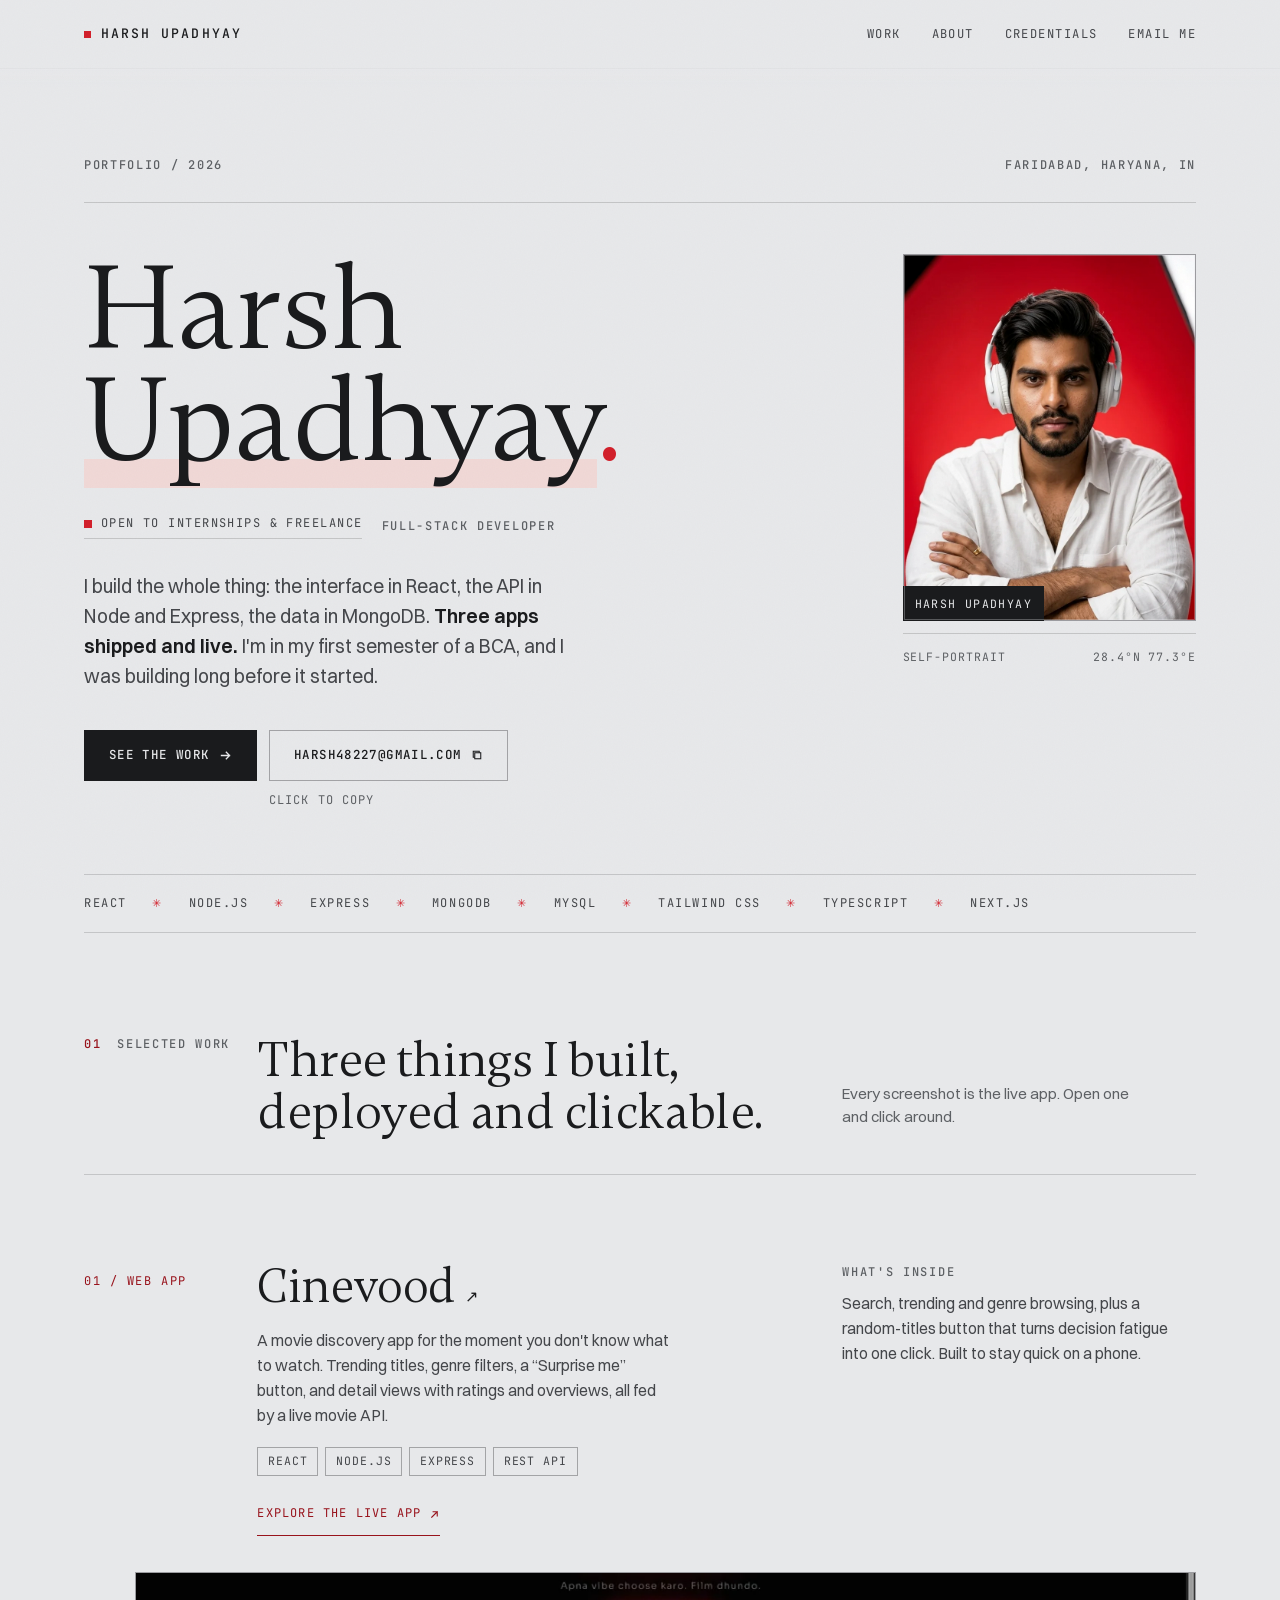
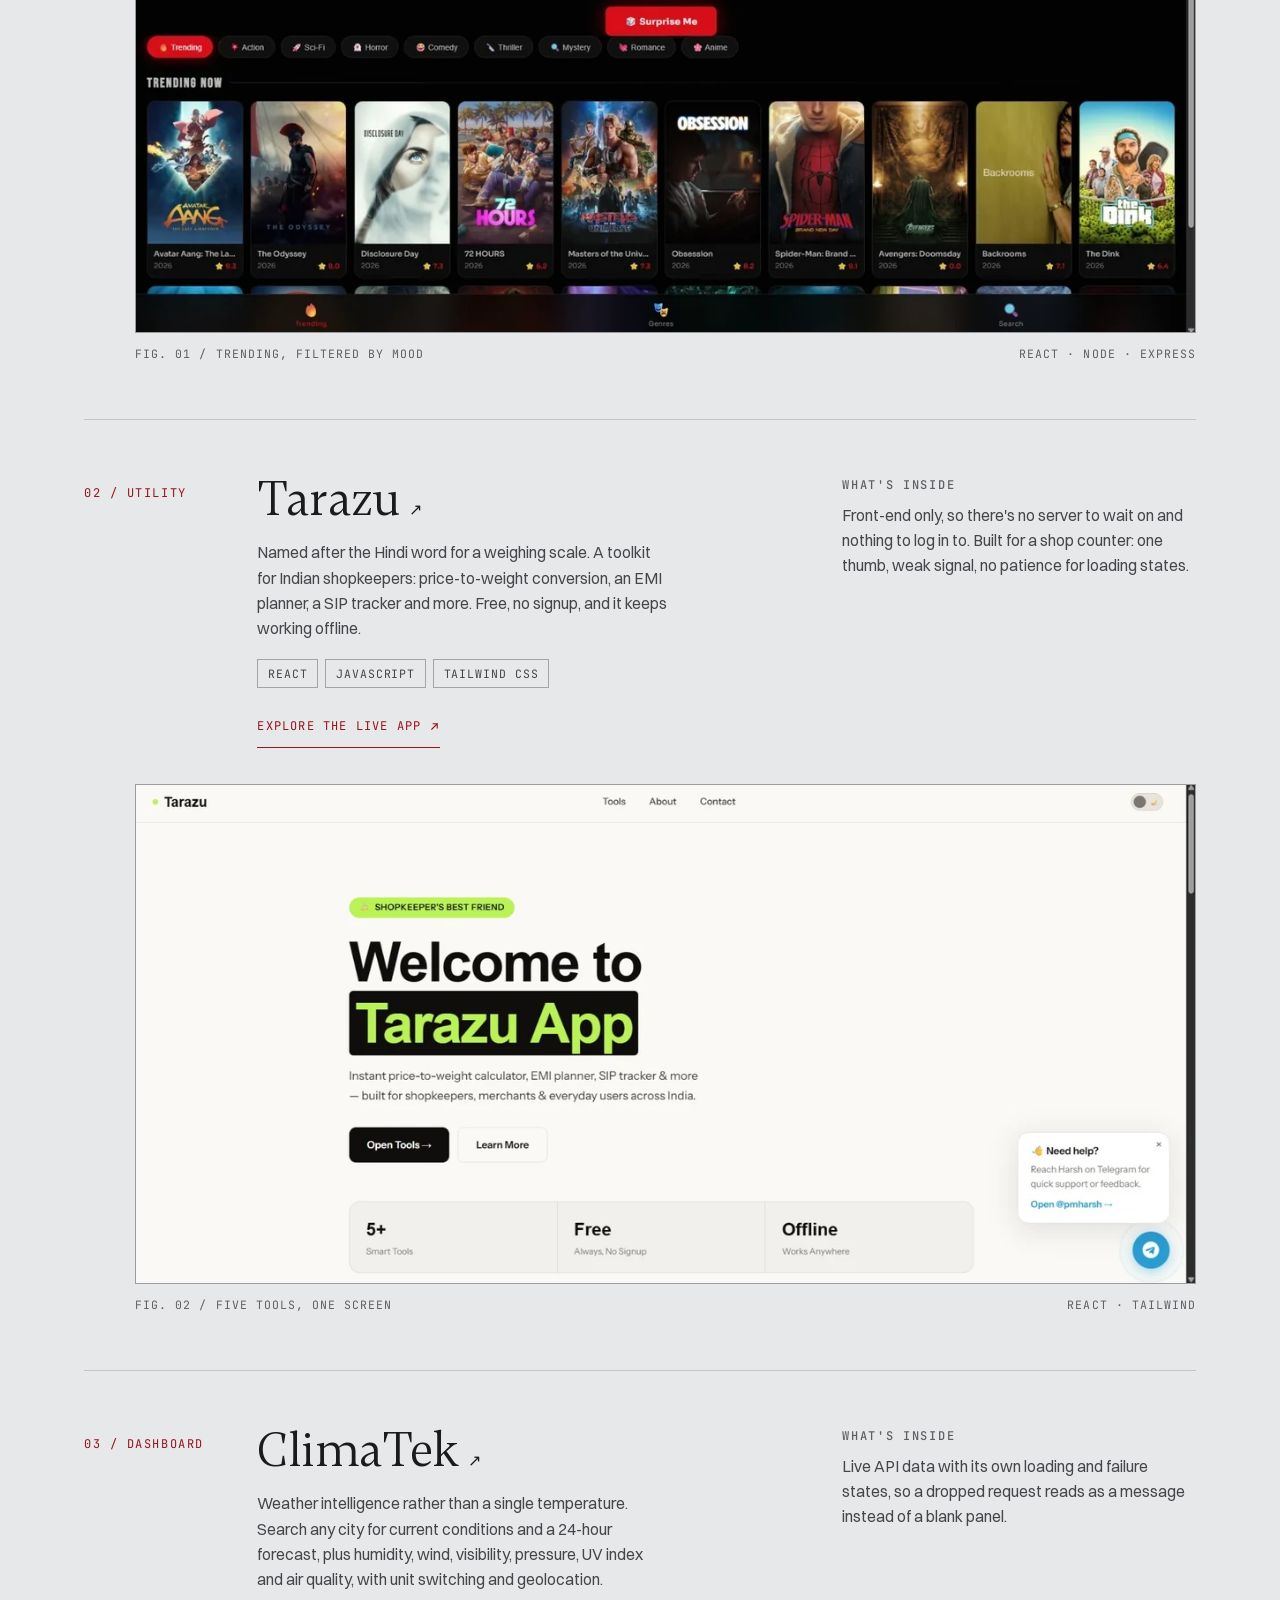
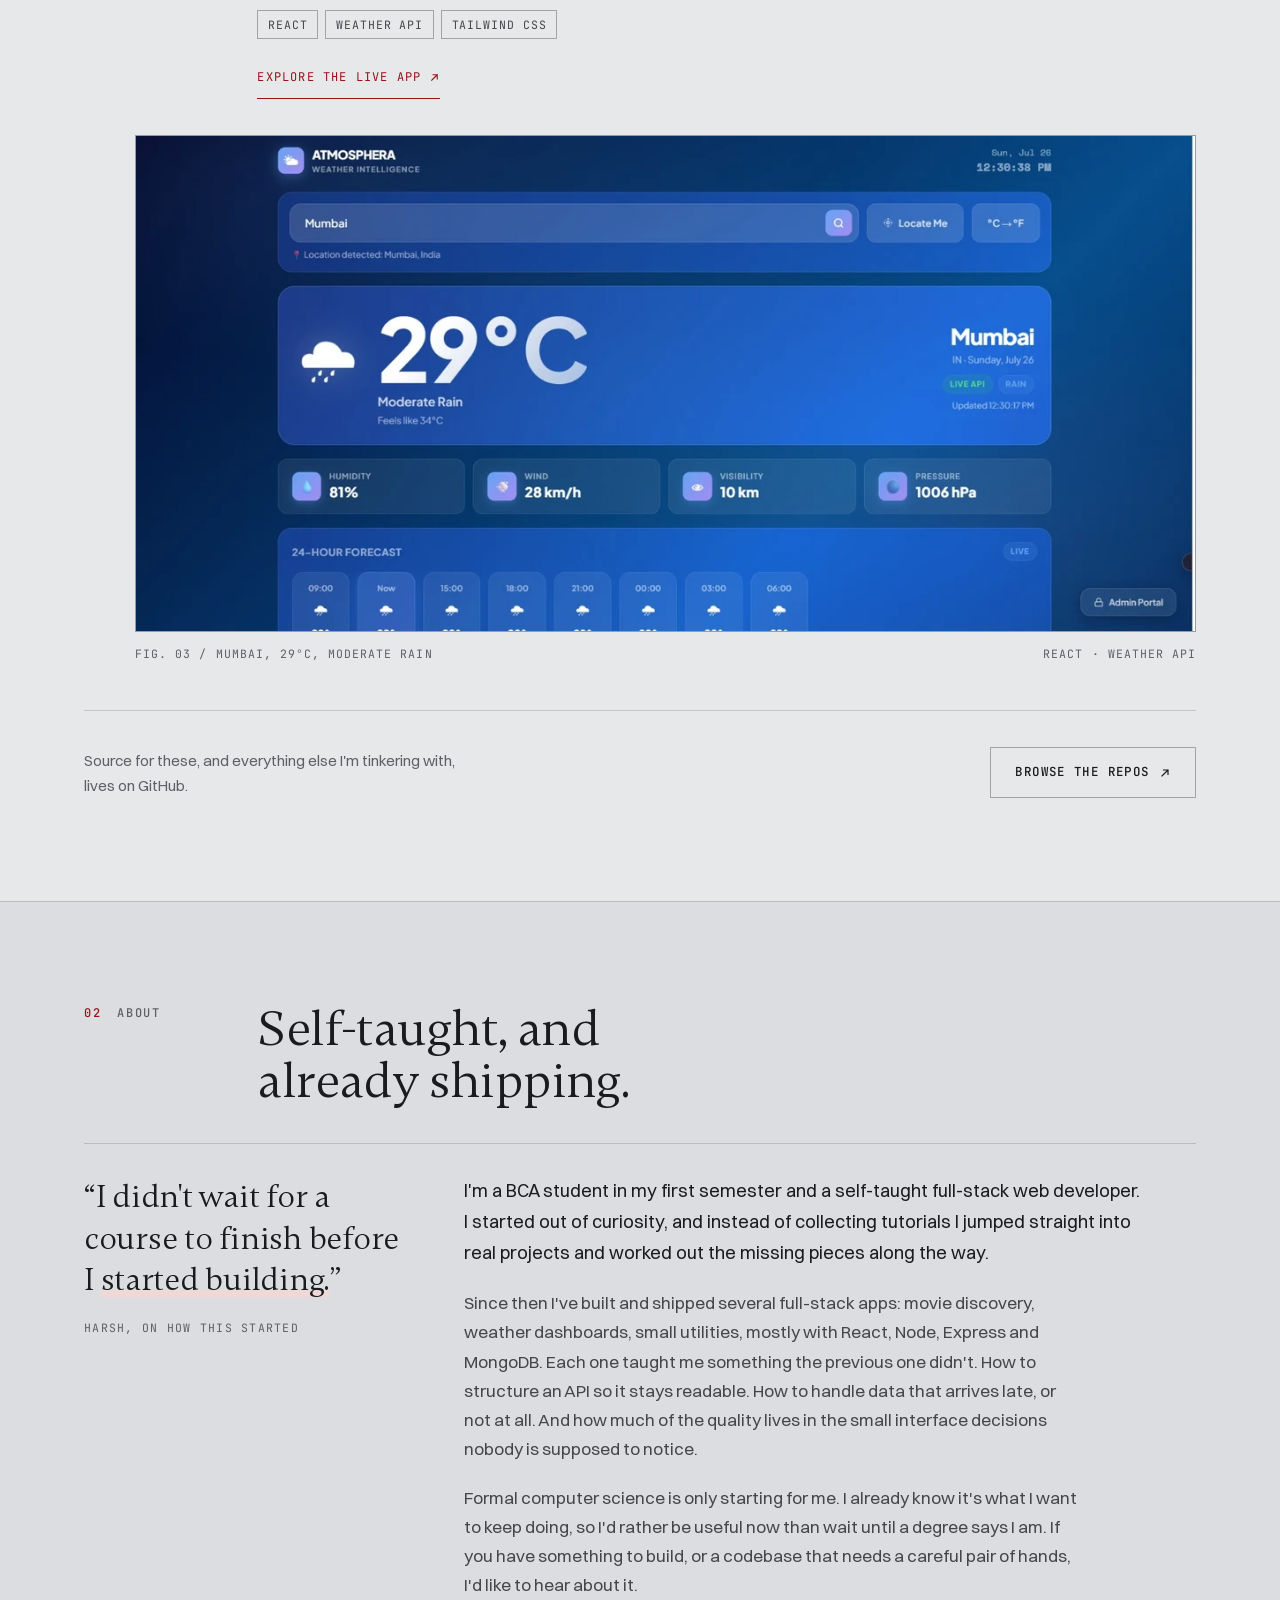
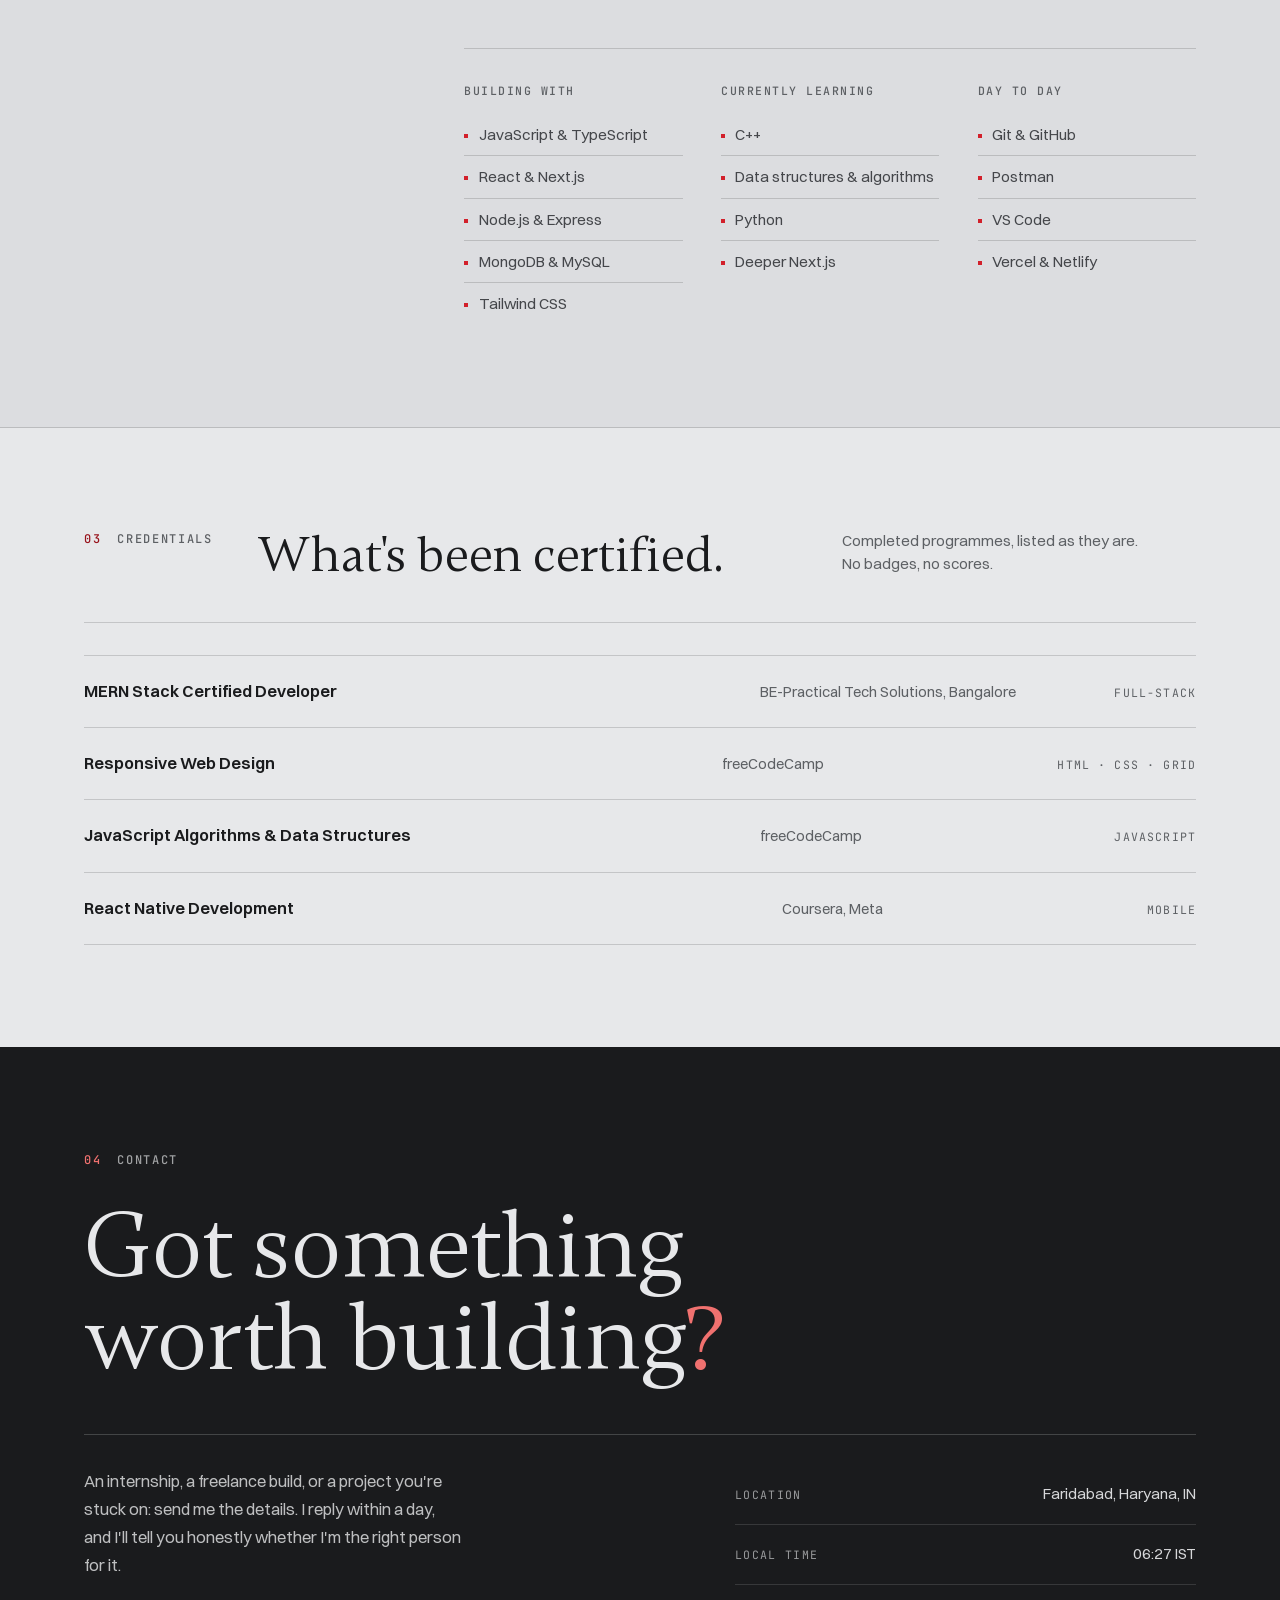
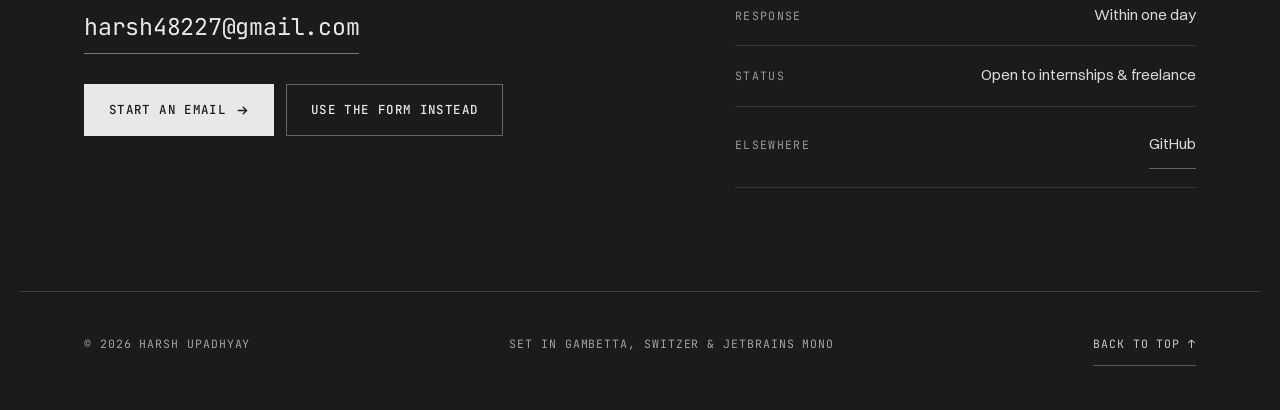
<file: index.html>
<!DOCTYPE html>
<!--
  ============================================================
  Harsh Upadhyay — portfolio
  ------------------------------------------------------------
  A static site: no build step, no framework, no CDN.
  Styles: css/style.css   Scripts: js/main.js
  Content lives in PRODUCT.md, the visual system in DESIGN.md.

  Reading order of this file:
    <head>      metadata, social cards, favicon
    header      fixed bar: wordmark + section nav
    main
      .hero       name, availability, portrait, stack ledger
      #work       01 — three project rows with live screenshots
      #about      02 — the story + skills columns
      #credentials 03 — certifications
      #contact    04 — email, form link, facts
    footer      colophon
  ============================================================
-->
<html lang="en">
<head>
<meta charset="utf-8">
<meta name="viewport" content="width=device-width, initial-scale=1">
<title>Harsh Upadhyay — Full-Stack Web Developer</title>
<meta name="description" content="Harsh Upadhyay is a self-taught full-stack web developer in Faridabad, India. React, Node, Express and MongoDB. Three apps built, deployed and live.">
<meta name="theme-color" content="#E7E8EA">
<link rel="canonical" href="https://pmharshuu.netlify.app/">

<meta property="og:type" content="website">
<meta property="og:title" content="Harsh Upadhyay — Full-Stack Web Developer">
<meta property="og:description" content="Self-taught full-stack developer. React, Node, Express, MongoDB. Three apps shipped, deployed and clickable.">
<meta property="og:image" content="assets/projects/cinevood.webp">
<meta name="twitter:card" content="summary_large_image">

<link rel="icon" href="data:image/svg+xml,%3Csvg xmlns='http://www.w3.org/2000/svg' viewBox='0 0 32 32'%3E%3Crect width='32' height='32' fill='%23E7E8EA'/%3E%3Crect x='7' y='7' width='18' height='18' fill='%23D2202B'/%3E%3C/svg%3E">

<link rel="stylesheet" href="css/style.css">
</head>
<body>

<a class="skip" href="#work">Skip to the work</a>
<div class="progress" id="progress" aria-hidden="true"></div>

<header class="site-head" id="siteHead">
  <div class="wrap head__inner">
    <a class="mark" href="#top" aria-label="Harsh Upadhyay — back to top">
      <span class="mark__dot" aria-hidden="true"></span> Harsh Upadhyay
    </a>
    <nav class="nav" aria-label="Sections">
      <a href="#work">Work</a>
      <a href="#about">About</a>
      <a href="#credentials">Credentials</a>
      <a class="nav__cta" href="mailto:harsh48227@gmail.com">Email me</a>
    </nav>
  </div>
</header>

<main id="top">

  <!-- ======================================================
       HERO
       Left: name, status, one-paragraph pitch, two actions.
       Right: portrait, framed like a proof print.
       Below: the stack ledger (static — deliberately not a
       auto-scrolling ticker).
       ====================================================== -->
  <section class="hero" aria-labelledby="hero-title">
    <div class="wrap">

      <div class="hero__meta intro" style="--d:60ms">
        <p class="label">Portfolio <span aria-hidden="true">/</span> 2026</p>
        <p class="label">Faridabad, Haryana, IN</p>
      </div>

      <div class="hero__grid">
        <div>
          <h1 class="hero__title intro" id="hero-title" style="--d:120ms">
            Harsh <span class="mark-line">Upadhyay</span><span class="dot" aria-hidden="true">.</span>
          </h1>

          <p class="hero__role intro" style="--d:220ms">
            <span class="hero__status">
              <span class="pip" aria-hidden="true"></span>
              Open to internships &amp; freelance
            </span>
            <span class="label">Full-stack developer</span>
          </p>

          <p class="hero__lead intro" style="--d:300ms">
            I build the whole thing: the interface in React, the API in Node and Express,
            the data in MongoDB. <strong>Three apps shipped and live.</strong>
            I'm in my first semester of a BCA, and I was building long before it started.
          </p>

          <div class="hero__actions intro" style="--d:380ms">
            <a class="btn btn--solid" href="#work">
              See the work
              <svg class="btn__arrow" width="13" height="13" viewBox="0 0 16 16" fill="none" aria-hidden="true">
                <path d="M3 8h10M9 4l4 4-4 4" stroke="currentColor" stroke-width="1.6" stroke-linecap="square"/>
              </svg>
            </a>
            <span class="copy-email">
              <a class="btn btn--ghost" href="mailto:harsh48227@gmail.com" id="copyBtn">
                harsh48227@gmail.com
                <svg class="btn__arrow" width="12" height="12" viewBox="0 0 16 16" fill="none" aria-hidden="true">
                  <rect x="5" y="5" width="8" height="8" stroke="currentColor" stroke-width="1.4"/>
                  <path d="M11 5V3H3v8h2" stroke="currentColor" stroke-width="1.4" fill="none"/>
                </svg>
              </a>
              <span class="copy-email__note" id="copyNote" role="status" aria-live="polite">Click to copy</span>
            </span>
          </div>
        </div>

        <figure class="portrait intro" style="--d:260ms">
          <div class="portrait__frame">
            <img src="assets/profile.webp" width="760" height="950"
                 alt="Harsh Upadhyay in a white shirt and headphones, against a red backdrop">
            <span class="portrait__tag">Harsh Upadhyay</span>
          </div>
          <figcaption>
            <span>Self-portrait</span>
            <span>28.4°N 77.3°E</span>
          </figcaption>
        </figure>
      </div>
    </div>

    <!-- stack ledger: static, no auto-scrolling -->
    <div class="wrap">
      <div class="ledger">
        <ul aria-label="Technologies I work with">
          <li>React</li>
          <li>Node.js</li>
          <li>Express</li>
          <li>MongoDB</li>
          <li>MySQL</li>
          <li>Tailwind CSS</li>
          <li>TypeScript</li>
          <li>Next.js</li>
        </ul>
      </div>
    </div>
  </section>

  <!-- ======================================================
       WORK — the reason the page exists.
       Each <article class="project"> is one row:
         .project__index   machine label in the left margin
         .project__title   live link to the deployed app
         .project__desc    what it is, in plain language
         .project__stack   chips
         .project__aside   "what's inside" (hidden under 700px,
                           because the lead paragraph already says it)
         .project__figure  the real screenshot, uncropped
       ====================================================== -->
  <section class="sec" id="work" aria-labelledby="work-title">
    <div class="wrap">
      <div class="sec__head reveal">
        <p class="label"><span class="label__num">01</span> Selected work</p>
        <h2 class="sec__title" id="work-title">Three things I built, deployed and clickable.</h2>
        <p class="sec__note">Every screenshot is the live app. Open one and click around.</p>
      </div>

      <div class="work">

        <!-- 01 Cinevood -->
        <article class="project reveal">
          <div class="project__head">
            <p class="project__index">01 / Web app</p>
            <div>
              <h3 class="project__title">
                <a href="https://cinenvood.onrender.com/" target="_blank" rel="noopener">
                  Cinevood <span class="up" aria-hidden="true">↗</span>
                </a>
              </h3>
              <p class="project__desc" style="margin-top:1rem">
                A movie discovery app for the moment you don't know what to watch.
                Trending titles, genre filters, a “Surprise me” button, and detail views with
                ratings and overviews, all fed by a live movie API.
              </p>
              <ul class="project__stack" aria-label="Tech stack">
                <li class="chip">React</li>
                <li class="chip">Node.js</li>
                <li class="chip">Express</li>
                <li class="chip">REST API</li>
              </ul>
              <a class="project__link" href="https://cinenvood.onrender.com/" target="_blank" rel="noopener">
                Explore the live app
                <svg width="11" height="11" viewBox="0 0 16 16" fill="none" aria-hidden="true">
                  <path d="M4 12L12 4M6 4h6v6" stroke="currentColor" stroke-width="1.6" stroke-linecap="square"/>
                </svg>
              </a>
            </div>
            <div class="project__aside">
              <p class="label" style="margin-bottom:.6rem">What's inside</p>
              <p class="project__desc">
                Search, trending and genre browsing, plus a random-titles button that turns
                decision fatigue into one click. Built to stay quick on a phone.
              </p>
            </div>
          </div>
          <figure class="project__figure">
            <img src="assets/projects/cinevood.webp" width="1200" height="407" loading="lazy" decoding="async"
                 alt="Cinevood home screen: a trending row of movie posters with ratings, genre filters and a Surprise Me button">
          </figure>
          <p class="project__caption">
            <span>Fig. 01 / Trending, filtered by mood</span>
            <span>React · Node · Express</span>
          </p>
        </article>

        <!-- 02 Tarazu -->
        <article class="project reveal">
          <div class="project__head">
            <p class="project__index">02 / Utility</p>
            <div>
              <h3 class="project__title">
                <a href="https://tarzau.netlify.app/" target="_blank" rel="noopener">
                  Tarazu <span class="up" aria-hidden="true">↗</span>
                </a>
              </h3>
              <p class="project__desc" style="margin-top:1rem">
                Named after the Hindi word for a weighing scale. A toolkit for Indian shopkeepers:
                price-to-weight conversion, an EMI planner, a SIP tracker and more. Free, no signup,
                and it keeps working offline.
              </p>
              <ul class="project__stack" aria-label="Tech stack">
                <li class="chip">React</li>
                <li class="chip">JavaScript</li>
                <li class="chip">Tailwind CSS</li>
              </ul>
              <a class="project__link" href="https://tarzau.netlify.app/" target="_blank" rel="noopener">
                Explore the live app
                <svg width="11" height="11" viewBox="0 0 16 16" fill="none" aria-hidden="true">
                  <path d="M4 12L12 4M6 4h6v6" stroke="currentColor" stroke-width="1.6" stroke-linecap="square"/>
                </svg>
              </a>
            </div>
            <div class="project__aside">
              <p class="label" style="margin-bottom:.6rem">What's inside</p>
              <p class="project__desc">
                Front-end only, so there's no server to wait on and nothing to log in to.
                Built for a shop counter: one thumb, weak signal, no patience for loading states.
              </p>
            </div>
          </div>
          <figure class="project__figure">
            <img src="assets/projects/tarazu.webp" width="1200" height="564" loading="lazy" decoding="async"
                 alt="Tarazu home screen with the headline Welcome to Tarazu App, a green highlight, and cards reading 5+ Smart Tools, Free Always, No Signup, and Offline Works Anywhere">
          </figure>
          <p class="project__caption">
            <span>Fig. 02 / Five tools, one screen</span>
            <span>React · Tailwind</span>
          </p>
        </article>

        <!-- 03 ClimaTek -->
        <article class="project reveal">
          <div class="project__head">
            <p class="project__index">03 / Dashboard</p>
            <div>
              <h3 class="project__title">
                <a href="https://climatek.netlify.app/" target="_blank" rel="noopener">
                  ClimaTek <span class="up" aria-hidden="true">↗</span>
                </a>
              </h3>
              <p class="project__desc" style="margin-top:1rem">
                Weather intelligence rather than a single temperature. Search any city for current
                conditions and a 24-hour forecast, plus humidity, wind, visibility, pressure,
                UV index and air quality, with unit switching and geolocation.
              </p>
              <ul class="project__stack" aria-label="Tech stack">
                <li class="chip">React</li>
                <li class="chip">Weather API</li>
                <li class="chip">Tailwind CSS</li>
              </ul>
              <a class="project__link" href="https://climatek.netlify.app/" target="_blank" rel="noopener">
                Explore the live app
                <svg width="11" height="11" viewBox="0 0 16 16" fill="none" aria-hidden="true">
                  <path d="M4 12L12 4M6 4h6v6" stroke="currentColor" stroke-width="1.6" stroke-linecap="square"/>
                </svg>
              </a>
            </div>
            <div class="project__aside">
              <p class="label" style="margin-bottom:.6rem">What's inside</p>
              <p class="project__desc">
                Live API data with its own loading and failure states, so a dropped request
                reads as a message instead of a blank panel.
              </p>
            </div>
          </div>
          <figure class="project__figure">
            <img src="assets/projects/climatek.webp" width="1200" height="561" loading="lazy" decoding="async"
                 alt="ClimaTek dashboard showing 29 degrees Celsius in Mumbai with moderate rain, plus humidity, wind, visibility and pressure panels above a 24-hour forecast strip">
          </figure>
          <p class="project__caption">
            <span>Fig. 03 / Mumbai, 29°C, moderate rain</span>
            <span>React · Weather API</span>
          </p>
        </article>

      </div>

      <div class="work__more reveal">
        <p>Source for these, and everything else I'm tinkering with, lives on GitHub.</p>
        <a class="btn btn--ghost" href="https://github.com/pmharshuu" target="_blank" rel="noopener">
          Browse the repos
          <svg class="btn__arrow" width="12" height="12" viewBox="0 0 16 16" fill="none" aria-hidden="true">
            <path d="M4 12L12 4M6 4h6v6" stroke="currentColor" stroke-width="1.6" stroke-linecap="square"/>
          </svg>
        </a>
      </div>
    </div>
  </section>

  <!-- ======================================================
       ABOUT — quote in the sticky left column, story on the right,
       then the three skills lists.
       ====================================================== -->
  <section class="sec sec--band" id="about" aria-labelledby="about-title">
    <div class="wrap">
      <div class="sec__head reveal">
        <p class="label"><span class="label__num">02</span> About</p>
        <h2 class="sec__title" id="about-title">Self-taught, and already shipping.</h2>
      </div>

      <div class="about__grid">
        <aside class="about__aside reveal">
          <blockquote class="about__quote">
            “I didn't wait for a course to finish before I
            <span class="mark-line">started building.</span>”
          </blockquote>
          <p class="about__byline">Harsh, on how this started</p>
        </aside>

        <div class="about__body reveal">
          <p>
            I'm a BCA student in my first semester and a self-taught full-stack web developer.
            I started out of curiosity, and instead of collecting tutorials I jumped straight
            into real projects and worked out the missing pieces along the way.
          </p>
          <p>
            Since then I've built and shipped several full-stack apps: movie discovery, weather
            dashboards, small utilities, mostly with React, Node, Express and MongoDB. Each one
            taught me something the previous one didn't. How to structure an API so it stays
            readable. How to handle data that arrives late, or not at all. And how much of the
            quality lives in the small interface decisions nobody is supposed to notice.
          </p>
          <p>
            Formal computer science is only starting for me. I already know it's what I want to
            keep doing, so I'd rather be useful now than wait until a degree says I am. If you
            have something to build, or a codebase that needs a careful pair of hands, I'd like
            to hear about it.
          </p>

          <div class="lists">
            <div>
              <h3>Building with</h3>
              <ul class="stack-list">
                <li>JavaScript &amp; TypeScript</li>
                <li>React &amp; Next.js</li>
                <li>Node.js &amp; Express</li>
                <li>MongoDB &amp; MySQL</li>
                <li>Tailwind CSS</li>
              </ul>
            </div>
            <div>
              <h3>Currently learning</h3>
              <ul class="stack-list">
                <li>C++</li>
                <li>Data structures &amp; algorithms</li>
                <li>Python</li>
                <li>Deeper Next.js</li>
              </ul>
            </div>
            <div>
              <h3>Day to day</h3>
              <ul class="stack-list">
                <li>Git &amp; GitHub</li>
                <li>Postman</li>
                <li>VS Code</li>
                <li>Vercel &amp; Netlify</li>
              </ul>
            </div>
          </div>
        </div>
      </div>
    </div>
  </section>

  <!-- ======================================================
       CREDENTIALS — a rule-separated table, not a card grid.
       ====================================================== -->
  <section class="sec" id="credentials" aria-labelledby="creds-title">
    <div class="wrap">
      <div class="sec__head reveal">
        <p class="label"><span class="label__num">03</span> Credentials</p>
        <h2 class="sec__title" id="creds-title">What's been certified.</h2>
        <p class="sec__note">Completed programmes, listed as they are. No badges, no scores.</p>
      </div>

      <div class="creds">
        <article class="cred reveal">
          <h3>MERN Stack Certified Developer</h3>
          <p class="cred__by">BE-Practical Tech Solutions, Bangalore</p>
          <p class="cred__meta">Full-stack</p>
        </article>
        <article class="cred reveal">
          <h3>Responsive Web Design</h3>
          <p class="cred__by">freeCodeCamp</p>
          <p class="cred__meta">HTML · CSS · Grid</p>
        </article>
        <article class="cred reveal">
          <h3>JavaScript Algorithms &amp; Data Structures</h3>
          <p class="cred__by">freeCodeCamp</p>
          <p class="cred__meta">JavaScript</p>
        </article>
        <article class="cred reveal">
          <h3>React Native Development</h3>
          <p class="cred__by">Coursera, Meta</p>
          <p class="cred__meta">Mobile</p>
        </article>
      </div>
    </div>
  </section>

  <!-- ======================================================
       CONTACT — the one dark band on the page. Email first,
       the Tally form as the alternative, facts on the right.
       ====================================================== -->
  <section class="contact" id="contact" aria-labelledby="contact-title">
    <div class="wrap">
      <p class="label"><span class="label__num">04</span> Contact</p>
      <h2 class="contact__title" id="contact-title">
        Got something<br> worth building<span class="q" aria-hidden="true">?</span>
      </h2>

      <div class="contact__grid">
        <div>
          <p class="contact__lead">
            An internship, a freelance build, or a project you're stuck on: send me the details.
            I reply within a day, and I'll tell you honestly whether I'm the right person for it.
          </p>
          <a class="contact__email" href="mailto:harsh48227@gmail.com">harsh48227@gmail.com</a>

          <div class="contact__actions">
            <a class="btn btn--solid" href="mailto:harsh48227@gmail.com?subject=Project%20enquiry">
              Start an email
              <svg class="btn__arrow" width="13" height="13" viewBox="0 0 16 16" fill="none" aria-hidden="true">
                <path d="M3 8h10M9 4l4 4-4 4" stroke="currentColor" stroke-width="1.6" stroke-linecap="square"/>
              </svg>
            </a>
            <a class="btn btn--ghost" href="https://tally.so/r/QKpNqX" target="_blank" rel="noopener">
              Use the form instead
            </a>
          </div>
        </div>

        <dl class="facts">
          <div class="fact"><dt>Location</dt><dd>Faridabad, Haryana, IN</dd></div>
          <div class="fact"><dt>Local time</dt><dd><time id="clock">IST</time></dd></div>
          <div class="fact"><dt>Response</dt><dd>Within one day</dd></div>
          <div class="fact"><dt>Status</dt><dd>Open to internships &amp; freelance</dd></div>
          <div class="fact"><dt>Elsewhere</dt><dd><a href="https://github.com/pmharshuu" target="_blank" rel="noopener">GitHub</a></dd></div>
        </dl>
      </div>
    </div>
  </section>
</main>

<footer class="foot">
  <div class="wrap foot__inner">
    <p>© <span id="year">2026</span> Harsh Upadhyay</p>
    <p>Set in Gambetta, Switzer &amp; JetBrains Mono</p>
    <p><a href="#top">Back to top ↑</a></p>
  </div>
</footer>

<script src="js/main.js" defer></script>

<script type="application/ld+json">
{
  "@context": "https://schema.org",
  "@type": "Person",
  "name": "Harsh Upadhyay",
  "jobTitle": "Full-Stack Web Developer",
  "email": "mailto:harsh48227@gmail.com",
  "address": { "@type": "PostalAddress", "addressLocality": "Faridabad", "addressRegion": "Haryana", "addressCountry": "IN" },
  "knowsAbout": ["React", "Node.js", "Express", "MongoDB", "MySQL", "Tailwind CSS", "TypeScript", "Next.js"],
  "sameAs": ["https://github.com/pmharshuu"]
}
</script>
</body>
</html>
</file>
<file: css/style.css>
/* ============================================================
   Harsh Upadhyay — portfolio
   "Contact Sheet" visual system

   Contents
   00  Typefaces            @font-face declarations
   01  Tokens               the only place colours and sizes live
   02  Base                 reset, typography defaults, helpers
   03  Progress + header
   04  Buttons
   05  Hero
   06  Stack ledger
   07  Sections             shared section skeleton
   08  Work                 project rows and proof images
   09  About
   10  Credentials
   11  Contact
   12  Footer
   13  Motion               reveal, intro, reduced-motion
   ============================================================ */

/* ============================================================
   Typefaces — Gambetta (display) / Switzer (text) /
   JetBrains Mono (machine labels). Self-hosted, latin subset.
   ============================================================ */
@font-face{font-family:'Gambetta';font-style:normal;font-weight:400;font-display:swap;
  src:url('../fonts/gambetta-400.woff2') format('woff2')}
@font-face{font-family:'Gambetta';font-style:normal;font-weight:500;font-display:swap;
  src:url('../fonts/gambetta-500.woff2') format('woff2')}
@font-face{font-family:'Switzer';font-style:normal;font-weight:400;font-display:swap;
  src:url('../fonts/switzer-400.woff2') format('woff2')}
@font-face{font-family:'Switzer';font-style:normal;font-weight:500;font-display:swap;
  src:url('../fonts/switzer-500.woff2') format('woff2')}
@font-face{font-family:'Switzer';font-style:normal;font-weight:600;font-display:swap;
  src:url('../fonts/switzer-600.woff2') format('woff2')}
@font-face{font-family:'JetBrains Mono';font-style:normal;font-weight:400 500;font-display:swap;
  src:url('../fonts/m400.woff2') format('woff2')}

/* ============================================================
   Tokens
   ============================================================ */
:root{
  /* archival paper, not cream: a cool limestone with green in it */
  --paper:#E7E8EA;
  --paper-deep:#DCDDE0;
  --ink:#1A1B1D;
  --ink-2:#44464A;
  --ink-3:#5D6064;          /* 5.16:1 on paper, 4.65:1 on the band */
  --rule:rgba(26,27,29,.17);
  --rule-strong:rgba(26,27,29,.33);
  --red:#D2202B;            /* marks, rules, large type */
  --red-deep:#98131C;       /* red text at small sizes: 7.04:1 */
  --red-wash:#F0D8D6;

  --display:'Gambetta','Iowan Old Style',Palatino,Georgia,serif;
  --text:'Switzer','Helvetica Neue',Arial,sans-serif;
  --mono:'JetBrains Mono',ui-monospace,'SF Mono',Menlo,monospace;

  --gutter:clamp(20px,5vw,64px);
  --maxw:1240px;
  --ease:cubic-bezier(.2,.7,.2,1);
}

/* ============================================================
   Base
   ============================================================ */
*,*::before,*::after{box-sizing:border-box}
html{-webkit-text-size-adjust:100%;scroll-behavior:smooth;scroll-padding-top:96px}
body{
  margin:0;background:var(--paper);color:var(--ink);
  font-family:var(--text);
  font-size:clamp(1rem,.96rem + .18vw,1.075rem);
  line-height:1.65;
  -webkit-font-smoothing:antialiased;
  overflow-x:hidden;
}
/* paper grain: felt, not seen */
body::after{
  content:"";position:fixed;inset:0;z-index:60;pointer-events:none;opacity:.028;
  mix-blend-mode:multiply;
  background-image:url("data:image/svg+xml,%3Csvg xmlns='http://www.w3.org/2000/svg' width='140' height='140'%3E%3Cfilter id='n'%3E%3CfeTurbulence type='fractalNoise' baseFrequency='.82' numOctaves='3'/%3E%3C/filter%3E%3Crect width='140' height='140' filter='url(%23n)'/%3E%3C/svg%3E");
}
img{max-width:100%;height:auto;display:block}
a{color:inherit}
::selection{background:var(--red-wash);color:var(--ink)}
h1,h2,h3,h4,p,figure,blockquote,ul,ol,dl,dd{margin:0}
ul,ol{padding:0;list-style:none}
:focus-visible{outline:2px solid var(--red);outline-offset:3px}

.wrap{width:100%;max-width:var(--maxw);margin-inline:auto;padding-inline:var(--gutter)}

.skip{
  position:absolute;left:var(--gutter);top:-100px;z-index:100;
  background:var(--ink);color:var(--paper);padding:.75rem 1.1rem;
  font-family:var(--mono);font-size:.78rem;letter-spacing:.1em;text-transform:uppercase;
  text-decoration:none;transition:top .2s var(--ease);
}
.skip:focus{top:16px}

/* machine label — 12px floor, never smaller */
.label{
  font-family:var(--mono);font-weight:500;
  font-size:.75rem;line-height:1.5;
  letter-spacing:.14em;text-transform:uppercase;
  color:var(--ink-3);
  white-space:nowrap;
}
.label__num{color:var(--red-deep);margin-right:.6em}

/* ============================================================
   Progress + header
   ============================================================ */
.progress{
  position:fixed;top:0;left:0;right:0;height:2px;z-index:70;
  background:var(--red);transform:scaleX(0);transform-origin:0 50%;will-change:transform;
}
.site-head{
  position:fixed;top:0;left:0;right:0;z-index:50;
  background:color-mix(in srgb,var(--paper) 90%,transparent);
  backdrop-filter:blur(10px) saturate(1.1);
  border-bottom:1px solid var(--rule);
  transition:transform .42s var(--ease);
}
.site-head[data-hidden="true"]{transform:translateY(-100%)}
.site-head[data-scrolled="true"]{box-shadow:0 1px 0 var(--rule),0 16px 30px -24px rgba(26,27,29,.55)}
.site-head::before{
  content:"";position:absolute;left:0;right:0;top:100%;height:20px;pointer-events:none;
  background:linear-gradient(var(--paper),transparent);opacity:.85;
}
.head__inner{display:flex;align-items:center;justify-content:space-between;gap:1.5rem;min-height:68px}
.mark{
  font-family:var(--mono);font-weight:500;font-size:.82rem;
  letter-spacing:.16em;text-transform:uppercase;text-decoration:none;
  display:inline-flex;align-items:center;gap:.6rem;padding:.9rem 0;min-height:44px;
}
.mark__dot{width:7px;height:7px;background:var(--red);display:inline-block;flex:none}
.nav{display:flex;align-items:center;gap:clamp(1rem,2.4vw,2.25rem)}
.nav a{
  font-family:var(--mono);font-size:.76rem;letter-spacing:.12em;text-transform:uppercase;
  text-decoration:none;color:var(--ink-2);padding:.95rem 0;min-height:44px;display:inline-flex;align-items:center;position:relative;
}
.nav a::after{
  content:"";position:absolute;left:0;right:0;bottom:.4rem;height:1px;background:var(--red);
  transform:scaleX(0);transform-origin:0 50%;transition:transform .34s var(--ease);
}
.nav a:hover{color:var(--ink)}
.nav a:hover::after,.nav a:focus-visible::after{transform:scaleX(1)}
@media (max-width:720px){.nav a:not(.nav__cta){display:none}}

/* ============================================================
   Buttons
   ============================================================ */
.btn{
  --btn-bg:transparent;--btn-fg:var(--ink);--btn-bd:var(--rule-strong);
  display:inline-flex;align-items:center;justify-content:center;gap:.6rem;
  min-height:50px;padding:.9rem 1.5rem;
  font-family:var(--mono);font-weight:500;font-size:.78rem;
  letter-spacing:.11em;text-transform:uppercase;text-decoration:none;
  color:var(--btn-fg);background:var(--btn-bg);
  border:1px solid var(--btn-bd);
  transition:background .26s var(--ease),color .26s var(--ease),border-color .26s var(--ease),transform .26s var(--ease);
  cursor:pointer;
}
.btn:hover{transform:translateY(-2px)}
.btn--solid{--btn-bg:var(--ink);--btn-fg:var(--paper);--btn-bd:var(--ink)}
.btn--solid:hover{--btn-bg:var(--red);--btn-bd:var(--red)}
.btn--ghost:hover{--btn-bd:var(--ink);background:var(--red-wash)}
.btn__arrow{transition:transform .26s var(--ease);flex:none}
.btn:hover .btn__arrow{transform:translate(2px,-2px)}

/* ============================================================
   Hero
   ============================================================ */
.hero{padding-top:calc(68px + clamp(2.5rem,7vw,5.5rem));padding-bottom:0}
.hero__meta{
  display:flex;flex-wrap:wrap;gap:.5rem 1.5rem;justify-content:space-between;
  padding-bottom:1.75rem;border-bottom:1px solid var(--rule);
}
.hero__grid{
  display:grid;grid-template-columns:minmax(0,1.44fr) minmax(0,.56fr);
  gap:clamp(1.75rem,5vw,4.5rem);align-items:start;
  padding-top:clamp(2rem,4vw,3.25rem);
}
@media (max-width:900px){.hero__grid{grid-template-columns:1fr}}

.hero__title{
  font-family:var(--display);font-weight:400;
  font-size:clamp(2.9rem,11.5vw,7.6rem);
  line-height:.92;letter-spacing:-.015em;text-wrap:balance;
}
/* the one loud mark: a grease-pencil line drawn under the surname */
.hero__title .mark-line{
  background:linear-gradient(transparent 76%,var(--red-wash) 76%,var(--red-wash) 95%,transparent 95%);
}
.hero__title .dot{color:var(--red)}
.hero__role{
  margin-top:clamp(1.6rem,3vw,2.25rem);margin-bottom:.4rem;
  display:flex;flex-wrap:wrap;align-items:center;gap:.7rem 1.2rem;
}
.hero__status{
  display:inline-flex;align-items:center;gap:.55rem;
  font-family:var(--mono);font-size:.75rem;letter-spacing:.12em;text-transform:uppercase;
  color:var(--ink-2);border-bottom:1px solid var(--rule);padding-bottom:.25rem;
}
.pip{width:8px;height:8px;background:var(--red);flex:none}
.hero__lead{
  margin-top:clamp(1.5rem,3vw,2.1rem);
  max-width:46ch;font-size:clamp(1.05rem,1.5vw,1.3rem);
  line-height:1.55;color:var(--ink-2);
}
.hero__lead strong{color:var(--ink);font-weight:600}
.hero__actions{display:flex;flex-wrap:wrap;align-items:flex-start;gap:.75rem;margin-top:clamp(1.7rem,3vw,2.4rem)}
.copy-email__note{
  display:block;margin-top:.6rem;
  font-family:var(--mono);font-size:.75rem;letter-spacing:.09em;text-transform:uppercase;
  color:var(--ink-3);min-height:1.2em;
}

.portrait{position:relative}
.portrait__frame{position:relative;border:1px solid var(--rule-strong);background:var(--paper-deep)}
.portrait__frame img{aspect-ratio:4/5;object-fit:cover;width:100%;filter:saturate(.95) contrast(1.02)}
.portrait__frame::after{content:"";position:absolute;inset:0;pointer-events:none;box-shadow:inset 0 0 0 1px rgba(231,232,234,.3)}
.portrait__tag{
  position:absolute;left:-1px;bottom:-1px;background:var(--ink);color:var(--paper);
  font-family:var(--mono);font-size:.72rem;letter-spacing:.12em;text-transform:uppercase;
  padding:.5rem .75rem;
}
.portrait figcaption{
  display:flex;justify-content:space-between;gap:1rem;
  padding-top:.8rem;margin-top:.8rem;border-top:1px solid var(--rule);
  font-family:var(--mono);font-size:.72rem;letter-spacing:.08em;text-transform:uppercase;color:var(--ink-3);
}
@media (max-width:900px){.portrait{max-width:340px}}

/* ============================================================
   Stack ledger — static, no marquee
   ============================================================ */
.ledger{
  margin-top:clamp(2.5rem,5vw,4rem);
  border-block:1px solid var(--rule);
  padding-block:1.15rem;
}
.ledger ul{display:flex;flex-wrap:wrap;align-items:center;gap:.85rem clamp(.9rem,2vw,1.75rem)}
.ledger li{
  display:flex;align-items:center;gap:clamp(.9rem,2vw,1.75rem);
  font-family:var(--mono);font-size:.75rem;letter-spacing:.13em;text-transform:uppercase;
  color:var(--ink-2);
}
.ledger li:not(:last-child)::after{content:"✳";color:var(--red);font-size:.7rem;line-height:1}

/* ============================================================
   Sections
   ============================================================ */
.sec{padding-block:clamp(3.5rem,8vw,7rem)}
@media (max-width:900px){.sec{padding-block:4rem}}
.sec--band{background:var(--paper-deep);border-block:1px solid var(--rule)}
.sec__head{
  display:grid;grid-template-columns:minmax(0,.42fr) minmax(0,1.7fr) minmax(0,1.1fr);
  gap:clamp(1rem,3vw,2.5rem);align-items:start;
  padding-bottom:2.25rem;
  border-bottom:1px solid var(--rule);
  margin-bottom:2rem;
}
@media (max-width:800px){
  .sec__head{grid-template-columns:1fr;gap:.75rem}
  .sec__note{grid-column:1}
}
.sec__title{
  font-family:var(--display);font-weight:400;
  font-size:clamp(1.85rem,4.1vw,3.15rem);line-height:1.02;letter-spacing:-.012em;
  text-wrap:balance;
}
.sec__note{color:var(--ink-3);font-size:.95rem;max-width:34ch;grid-column:3;align-self:end;line-height:1.5;margin-bottom:.6rem}
@media (max-width:800px){.sec__note{grid-column:1}}

/* ============================================================
   Work
   ============================================================ */
.project{padding-block:clamp(2.25rem,4.5vw,3.5rem);border-bottom:1px solid var(--rule)}
.project:last-child{border-bottom:0;padding-bottom:0}
.project__head{
  display:grid;grid-template-columns:minmax(0,.42fr) minmax(0,1.7fr) minmax(0,1.1fr);
  gap:clamp(1rem,3vw,2.5rem);align-items:start;
}
@media (max-width:940px){.project__head{grid-template-columns:1fr;gap:1.2rem}}
/* on phones the lead paragraph already carries the features; don't repeat them */
@media (max-width:700px){.project__aside{display:none}}

.project__index{
  font-family:var(--mono);font-size:.75rem;letter-spacing:.13em;text-transform:uppercase;
  color:var(--red-deep);padding-top:.55rem;
}
.project__title{
  font-family:var(--display);font-weight:400;
  font-size:clamp(1.9rem,4.3vw,3.05rem);line-height:1;letter-spacing:-.012em;
}
.project__title a{text-decoration:none;display:inline-flex;align-items:baseline;gap:.55rem}
.project__title a:hover{color:var(--red-deep)}
.project__title .up{
  font-family:var(--text);font-size:.32em;
  transition:transform .3s var(--ease);
}
.project__title a:hover .up{transform:translate(3px,-4px)}
.project__desc{color:var(--ink-2);font-size:.98rem;max-width:46ch;line-height:1.6}
.project__stack{display:flex;flex-wrap:wrap;gap:.45rem;margin-top:1.15rem}
.chip{
  font-family:var(--mono);font-size:.72rem;letter-spacing:.08em;text-transform:uppercase;
  color:var(--ink-2);border:1px solid var(--rule-strong);
  padding:.35rem .6rem;white-space:nowrap;line-height:1.35;
}
.project__link{
  display:inline-flex;align-items:center;gap:.5rem;margin-top:1rem;
  font-family:var(--mono);font-size:.75rem;letter-spacing:.1em;text-transform:uppercase;
  color:var(--red-deep);text-decoration:none;
  border-bottom:1px solid currentColor;padding:.65rem 0 .5rem;min-height:44px;
  transition:color .25s var(--ease),border-color .25s var(--ease);
}
.project__link:hover{color:var(--ink);border-color:var(--ink)}
.project__link svg{transition:transform .25s var(--ease);flex:none}
.project__link:hover svg{transform:translate(2px,-2px)}

/* proof sheet: full-width, no crop, offset from the left margin */
.project__figure{
  margin-top:clamp(1.5rem,3vw,2.25rem);
  margin-left:clamp(0px,4vw,4.5rem);
  border:1px solid var(--rule-strong);overflow:hidden;background:var(--paper-deep);position:relative;
}
.project__figure img{
  width:100%;height:auto;display:block;filter:saturate(.93);
  transition:transform .7s var(--ease),filter .5s var(--ease);
}
.project:hover .project__figure img{transform:scale(1.012);filter:saturate(1)}
.project__caption{
  display:flex;justify-content:space-between;gap:.75rem 1rem;flex-wrap:wrap;
  margin-top:.8rem;margin-left:clamp(0px,4vw,4.5rem);
  font-family:var(--mono);font-size:.72rem;letter-spacing:.09em;text-transform:uppercase;
  color:var(--ink-3);line-height:1.5;
}

.work__more{
  display:flex;flex-wrap:wrap;align-items:center;justify-content:space-between;gap:1.25rem;
  margin-top:clamp(2rem,4vw,3rem);padding-top:clamp(1.5rem,3vw,2.25rem);
  border-top:1px solid var(--rule);
}
.work__more p{color:var(--ink-3);font-size:.95rem;max-width:44ch}

/* ============================================================
   About
   ============================================================ */
.about__grid{
  display:grid;grid-template-columns:minmax(0,.9fr) minmax(0,2fr);
  gap:clamp(1.5rem,4vw,4rem);
}
@media (max-width:800px){.about__grid{grid-template-columns:1fr}}
.about__aside{position:sticky;top:100px;align-self:start}
@media (max-width:800px){.about__aside{position:static}}
.about__quote{
  font-family:var(--display);font-weight:400;
  font-size:clamp(1.4rem,2.6vw,2rem);line-height:1.3;letter-spacing:-.008em;max-width:24ch;
}
.about__quote .mark-line{
  background:linear-gradient(transparent 78%,var(--red-wash) 78%,var(--red-wash) 96%,transparent 96%);
}
.about__byline{
  margin-top:1.1rem;font-family:var(--mono);font-size:.72rem;letter-spacing:.11em;
  text-transform:uppercase;color:var(--ink-3);
}
.about__body p+p{margin-top:1.2rem}
.about__body p{max-width:62ch;color:var(--ink-2);line-height:1.7}
.about__body p:first-child{font-size:1.06em;color:var(--ink)}

.lists{
  display:grid;grid-template-columns:repeat(auto-fit,minmax(200px,1fr));
  gap:clamp(1.75rem,3vw,2.75rem);
  margin-top:clamp(2.25rem,4vw,3rem);
  padding-top:2rem;
  border-top:1px solid var(--rule);
}
.lists h3{
  font-family:var(--mono);font-weight:500;font-size:.72rem;letter-spacing:.13em;
  text-transform:uppercase;color:var(--ink-3);margin-bottom:.9rem;
}
.stack-list li{
  display:flex;align-items:baseline;gap:.65rem;
  font-size:.96rem;color:var(--ink-2);
  padding:.5rem 0;border-bottom:1px solid var(--rule);
}
.stack-list li::before{content:"";width:4px;height:4px;background:var(--red);flex:none;transform:translateY(-2px)}
.stack-list li:last-child{border-bottom:0}

/* ============================================================
   Credentials
   ============================================================ */
.cred{
  display:grid;grid-template-columns:minmax(0,2fr) minmax(0,1fr) auto;
  gap:1rem 2rem;align-items:baseline;
  padding-block:clamp(1.15rem,2vw,1.5rem);
  border-bottom:1px solid var(--rule);
}
.cred:first-child{border-top:1px solid var(--rule)}
@media (max-width:720px){
  .cred{grid-template-columns:1fr auto;gap:.35rem 1rem}
  .cred__by{grid-column:1/-1}
}
.cred h3{font-family:var(--text);font-weight:600;font-size:1.03rem;line-height:1.4}
.cred__by{color:var(--ink-3);font-size:.93rem;line-height:1.5}
.cred__meta{
  font-family:var(--mono);font-size:.72rem;letter-spacing:.1em;text-transform:uppercase;
  color:var(--ink-3);white-space:nowrap;
}

/* ============================================================
   Contact
   ============================================================ */
.contact{background:var(--ink);color:var(--paper);padding-block:clamp(3.5rem,8vw,7rem);border-top:1px solid var(--ink)}
@media (max-width:900px){.contact{padding-block:4rem}}
.contact ::selection{background:var(--red);color:var(--paper)}
.contact .label{color:rgba(231,232,234,.66)}
.contact .label__num{color:#F0716F}
.contact__title{
  font-family:var(--display);font-weight:400;
  font-size:clamp(2.4rem,7.4vw,5.9rem);line-height:.98;letter-spacing:-.015em;
  margin-top:clamp(1.25rem,3vw,2rem);margin-bottom:clamp(2rem,4vw,3rem);
  text-wrap:balance;
}
.contact__title .q{color:#F0716F}
.contact__grid{
  display:grid;grid-template-columns:minmax(0,1.3fr) minmax(0,1fr);
  gap:clamp(1.75rem,4vw,4rem);
  padding-top:2rem;
  border-top:1px solid rgba(231,232,234,.2);
}
@media (max-width:800px){.contact__grid{grid-template-columns:1fr}}
.contact__lead{color:rgba(231,232,234,.8);max-width:42ch;font-size:1.03rem;line-height:1.7}
.contact__email{
  display:inline-block;margin-top:1.5rem;
  font-family:var(--mono);font-size:clamp(1rem,2.5vw,1.45rem);letter-spacing:-.01em;
  color:var(--paper);text-decoration:none;
  border-bottom:1px solid rgba(231,232,234,.45);padding:.35rem 0 .4rem;min-height:44px;
  transition:color .25s var(--ease),border-color .25s var(--ease);
  word-break:break-word;
}
.contact__email:hover{color:#F4A9A6;border-color:#F4A9A6}
.contact__actions{display:flex;flex-wrap:wrap;gap:.75rem;margin-top:1.9rem}
.contact .btn--solid{--btn-bg:var(--paper);--btn-fg:var(--ink);--btn-bd:var(--paper)}
.contact .btn--solid:hover{--btn-bg:var(--red);--btn-fg:#fff;--btn-bd:var(--red)}
.contact .btn--ghost{--btn-fg:var(--paper);--btn-bd:rgba(231,232,234,.36)}
.contact .btn--ghost:hover{--btn-bd:var(--paper);background:rgba(231,232,234,.1)}
.contact .copy-email__note{color:rgba(231,232,234,.62)}

.facts{padding-top:.4rem}
.fact{
  display:flex;justify-content:space-between;gap:1rem;align-items:baseline;
  padding-top:1.15rem;padding-bottom:1.15rem;border-bottom:1px solid rgba(231,232,234,.14);
}
.fact:first-child{padding-top:.6rem}
.fact dt{
  font-family:var(--mono);font-size:.72rem;letter-spacing:.12em;text-transform:uppercase;
  color:rgba(231,232,234,.62);
}
.fact dd{font-size:.95rem;color:rgba(231,232,234,.92);text-align:right;line-height:1.5}
.fact dd a{text-decoration:none;border-bottom:1px solid rgba(231,232,234,.35);display:inline-block;padding:.5rem 0;min-height:44px}
.fact dd a:hover{color:#F4A9A6;border-color:#F4A9A6}

/* ============================================================
   Footer
   ============================================================ */
.foot{background:var(--ink);color:rgba(231,232,234,.66);padding-bottom:2.75rem}
.foot__inner{
  display:flex;flex-wrap:wrap;gap:1rem 2rem;justify-content:space-between;align-items:center;
  padding-top:1.9rem;border-top:1px solid rgba(231,232,234,.16);
  font-family:var(--mono);font-size:.72rem;letter-spacing:.08em;text-transform:uppercase;line-height:1.7;
}
.foot a{color:rgba(231,232,234,.85);text-decoration:none;border-bottom:1px solid rgba(231,232,234,.3)}
.foot a:hover{color:#F4A9A6;border-color:#F4A9A6}
.foot p:last-child a{display:inline-flex;align-items:center;min-height:44px;padding:.5rem 0}

/* ============================================================
   Motion — one vocabulary: reveal + 2–4px hover shifts
   ============================================================ */
.reveal{opacity:0;transform:translateY(14px)}
.reveal.is-in{
  opacity:1;transform:none;
  transition:opacity .62s var(--ease),transform .62s var(--ease);
  transition-delay:var(--delay,0ms);
}
.intro{opacity:0;transform:translateY(18px);animation:introIn .8s var(--ease) forwards;animation-delay:var(--d,0ms)}
@keyframes introIn{to{opacity:1;transform:none}}

@media (prefers-reduced-motion:reduce){
  html{scroll-behavior:auto}
  *,*::before,*::after{animation-duration:.001ms!important;animation-iteration-count:1!important;transition-duration:.001ms!important}
  .reveal,.intro{opacity:1;transform:none}
  .btn:hover{transform:none}
  .project:hover .project__figure img{transform:none}
}
</file>
